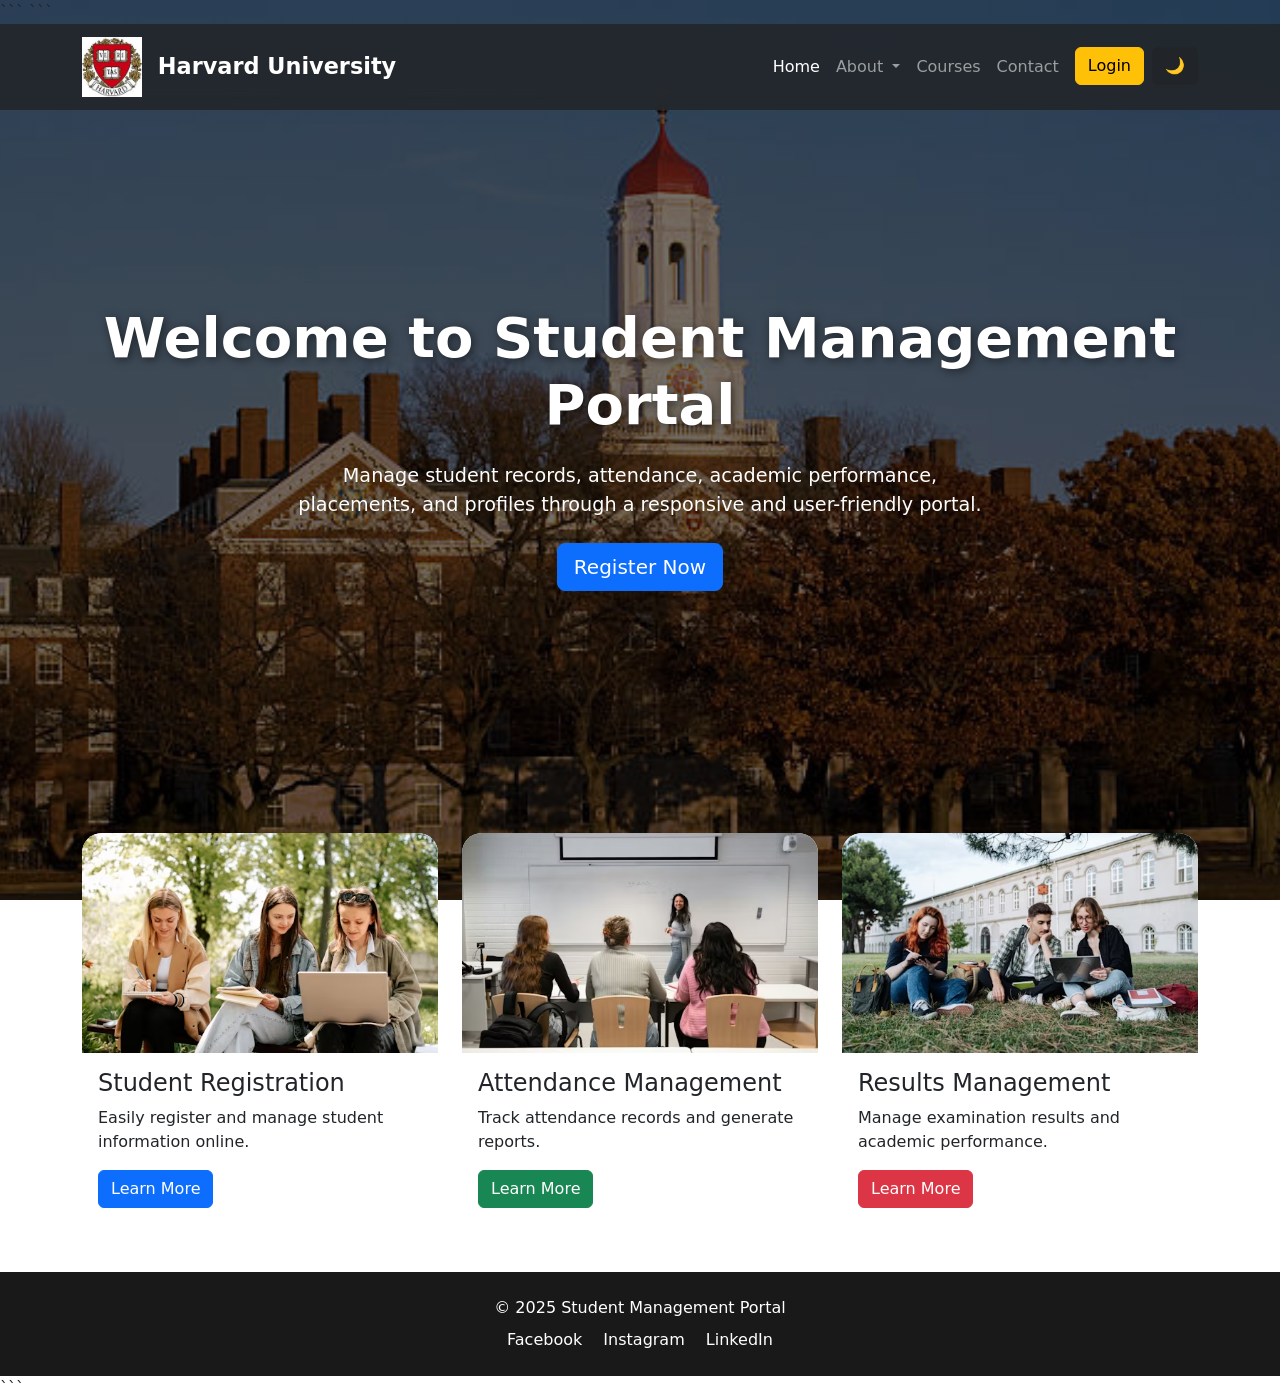
<file: index.html>
<!DOCTYPE html>

<html lang="en">
<head>
    <meta charset="UTF-8">
    <meta name="viewport" content="width=device-width, initial-scale=1.0">
    <title>Student Management Portal</title>

```
<link href="https://cdn.jsdelivr.net/npm/bootstrap@5.3.0/dist/css/bootstrap.min.css" rel="stylesheet">

<style>
    /* Background */
    body {
        background:
        linear-gradient(
            rgba(0,0,0,0.55),
            rgba(0,0,0,0.55)
        ),
        url('images/back.jpg');

        background-size: cover;
        background-position: center;
        background-attachment: fixed;
        min-height: 100vh;
    }

    /* Navbar */
    .navbar {
        background: rgba(33,37,41,0.85) !important;
        backdrop-filter: blur(10px);
    }

    .navbar-brand {
        font-weight: bold;
        font-size: 1.4rem;
    }

    /* Hero Section */
    .hero-section {
        min-height: 75vh;
        display: flex;
        justify-content: center;
        align-items: center;
        text-align: center;
        color: white;
    }

    .hero-section h1 {
        font-size: 3.5rem;
        font-weight: 700;
        text-shadow: 2px 2px 10px rgba(0,0,0,0.5);
    }

    .hero-section p {
        max-width: 700px;
        margin: auto;
        font-size: 1.2rem;
    }

    /* Cards */
    .feature-card {
        border: none;
        border-radius: 20px;
        overflow: hidden;
        background: rgba(255,255,255,0.95);
        transition: 0.4s;
    }

    .feature-card img {
        height: 220px;
        object-fit: cover;
    }

    .feature-card:hover {
        transform: translateY(-10px);
        box-shadow: 0 15px 30px rgba(0,0,0,0.3);
    }

    /* Footer */
    footer {
        background: rgba(0,0,0,0.9);
        color: white;
    }

    footer a {
        color: white;
        text-decoration: none;
    }

    footer a:hover {
        color: gold;
    }

    /* Dark Mode */
    .dark-mode {
        background: #121212 !important;
        color: white;
    }

    .dark-mode .card {
        background: #1e1e1e;
        color: white;
    }

    .dark-mode footer {
        background: black;
    }

    @media(max-width:768px) {
        .hero-section h1 {
            font-size: 2.2rem;
        }

        .feature-card img {
            height: 180px;
        }
    }
</style>


</head>

<body>

```
<!-- Navbar -->
<nav class="navbar navbar-expand-lg navbar-dark">
    <div class="container">

        <a class="navbar-brand" href="#">
            <img src="images/logo.png" width="60" class="me-2">
            Harvard University
        </a>

        <button class="navbar-toggler"
            type="button"
            data-bs-toggle="collapse"
            data-bs-target="#menu">
            <span class="navbar-toggler-icon"></span>
        </button>

        <div class="collapse navbar-collapse" id="menu">

            <ul class="navbar-nav ms-auto">

                <li class="nav-item">
                    <a class="nav-link active" href="index.html">Home</a>
                </li>

                <li class="nav-item dropdown">
                    <a class="nav-link dropdown-toggle"
                       href="#"
                       data-bs-toggle="dropdown">
                        About
                    </a>

                    <ul class="dropdown-menu">
                        <li><a class="dropdown-item" href="#">Vision</a></li>
                        <li><a class="dropdown-item" href="#">Mission</a></li>
                    </ul>
                </li>

                <li class="nav-item">
                    <a class="nav-link" href="#">Courses</a>
                </li>

                <li class="nav-item">
                    <a class="nav-link" href="contact.html">Contact</a>
                </li>

                <li class="nav-item ms-2">
                    <a class="btn btn-warning" href="register.html">
                        Login
                    </a>
                </li>

                <li class="nav-item ms-2">
                    <button id="darkBtn" class="btn btn-dark">
                        🌙
                    </button>
                </li>

            </ul>

        </div>
    </div>
</nav>

<!-- Hero Section -->
<section class="hero-section">
    <div class="container">

        <h1>
            Welcome to Student Management Portal
        </h1>

        <p class="lead my-4">
            Manage student records, attendance,
            academic performance, placements,
            and profiles through a responsive
            and user-friendly portal.
        </p>

        <a href="register.html"
           class="btn btn-primary btn-lg">
            Register Now
        </a>

    </div>
</section>

<!-- Features -->
<section class="container my-5">

    <div class="row g-4">

        <div class="col-md-4">
            <div class="card feature-card h-100">

                <img src="images/student.avif"
                     class="card-img-top">

                <div class="card-body">

                    <h4 class="card-title">
                        Student Registration
                    </h4>

                    <p>
                        Easily register and manage
                        student information online.
                    </p>

                    <a href="register.html"
                       class="btn btn-primary">
                        Learn More
                    </a>

                </div>
            </div>
        </div>

        <div class="col-md-4">
            <div class="card feature-card h-100">

                <img src="images/attendance.avif"
                     class="card-img-top">

                <div class="card-body">

                    <h4 class="card-title">
                        Attendance Management
                    </h4>

                    <p>
                        Track attendance records
                        and generate reports.
                    </p>

                    <a href="#"
                       class="btn btn-success">
                        Learn More
                    </a>

                </div>
            </div>
        </div>

        <div class="col-md-4">
            <div class="card feature-card h-100">

                <img src="images/results.avif"
                     class="card-img-top">

                <div class="card-body">

                    <h4 class="card-title">
                        Results Management
                    </h4>

                    <p>
                        Manage examination results
                        and academic performance.
                    </p>

                    <a href="#"
                       class="btn btn-danger">
                        Learn More
                    </a>

                </div>
            </div>
        </div>

    </div>

</section>

<!-- Footer -->
<footer class="text-center p-4">

    <p class="mb-2">
        © 2025 Student Management Portal
    </p>

    <a href="#" class="me-3">Facebook</a>
    <a href="#" class="me-3">Instagram</a>
    <a href="#">LinkedIn</a>

</footer>

<!-- Bootstrap JS -->
<script src="https://cdn.jsdelivr.net/npm/bootstrap@5.3.0/dist/js/bootstrap.bundle.min.js"></script>

<!-- Dark Mode -->
<script>
    document.getElementById("darkBtn")
    .addEventListener("click", function() {
        document.body.classList.toggle("dark-mode");
    });
</script>
```

</body>
</html>
</file>
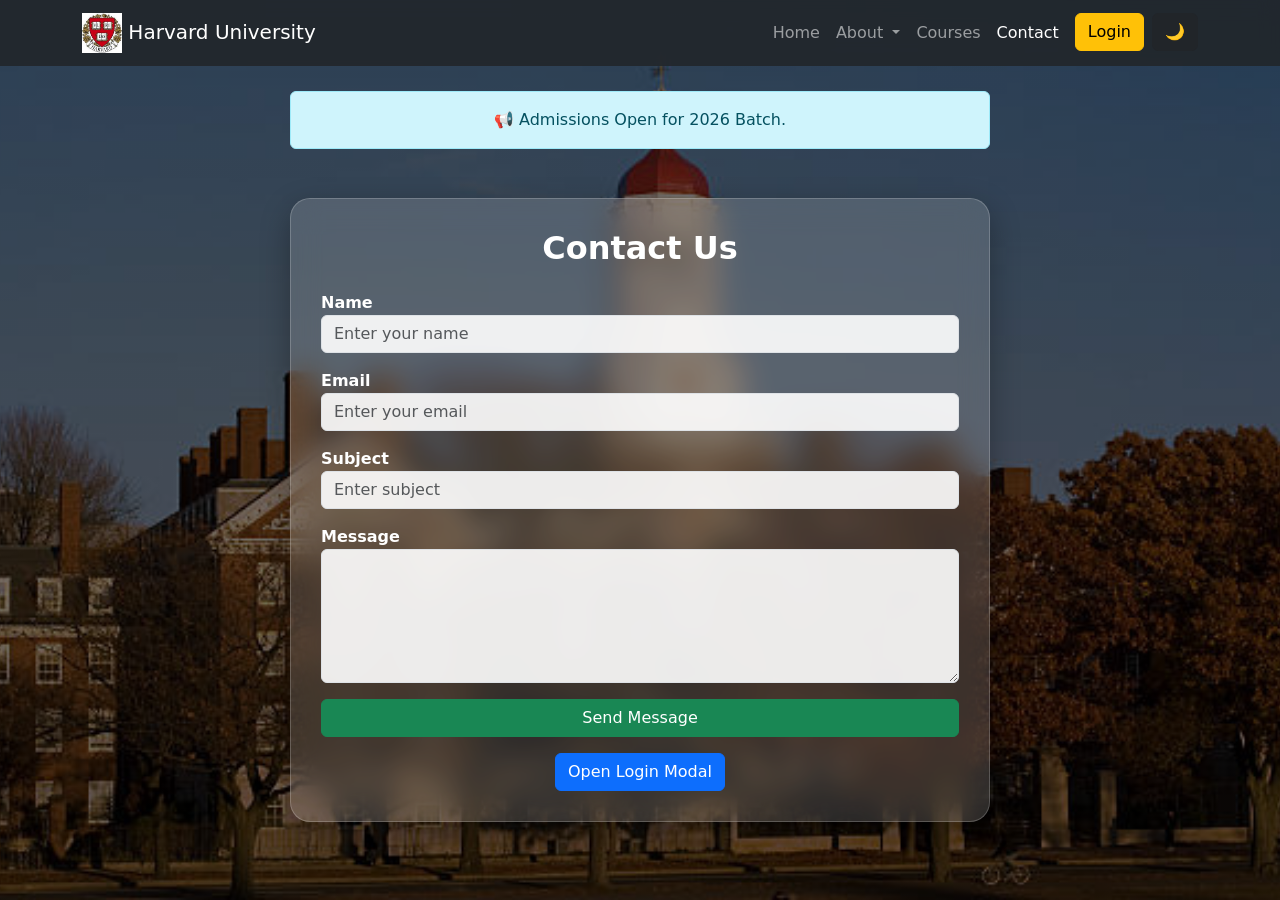
<file: contact.html>
<!DOCTYPE html>

<html lang="en">
<head>
    <meta charset="UTF-8">
    <meta name="viewport" content="width=device-width, initial-scale=1.0">
    <title>Contact Us</title>

<link href="https://cdn.jsdelivr.net/npm/bootstrap@5.3.0/dist/css/bootstrap.min.css" rel="stylesheet">

<style>
    body{
        background:
        linear-gradient(
            rgba(0,0,0,0.55),
            rgba(0,0,0,0.55)
        ),
        url('images/back.jpg');

        background-size: cover;
        background-position: center;
        background-attachment: fixed;
        min-height: 100vh;
    }

    .navbar{
        background: rgba(33,37,41,0.85)!important;
        backdrop-filter: blur(10px);
    }

    .contact-card{
        max-width: 700px;
        margin: auto;

        background: rgba(255,255,255,0.15);
        backdrop-filter: blur(15px);

        border-radius: 20px;
        padding: 30px;

        border: 1px solid rgba(255,255,255,0.2);

        box-shadow: 0 10px 30px rgba(0,0,0,0.3);
    }

    .contact-card h2{
        color: white;
        font-weight: bold;
    }

    .contact-card label{
        color: white;
        font-weight: 600;
    }

    .form-control{
        background: rgba(255,255,255,0.9);
    }

    .alert{
        max-width: 700px;
        margin: 25px auto;
    }

    .dark-mode{
        background: #121212 !important;
        color: white;
    }

    .dark-mode .contact-card{
        background: rgba(30,30,30,0.8);
    }

    @media(max-width:768px){
        .contact-card{
            margin: 15px;
            padding: 20px;
        }
    }
</style>

</head>

<body>

<nav class="navbar navbar-expand-lg navbar-dark">
    <div class="container">


    <a class="navbar-brand" href="#">
        <img src="images/logo.png" width="40">
        Harvard University
    </a>

    <button class="navbar-toggler"
            data-bs-toggle="collapse"
            data-bs-target="#menu">
        <span class="navbar-toggler-icon"></span>
    </button>

    <div class="collapse navbar-collapse" id="menu">

        <ul class="navbar-nav ms-auto">

            <li class="nav-item">
                <a class="nav-link" href="index.html">
                    Home
                </a>
            </li>

            <li class="nav-item dropdown">
                <a class="nav-link dropdown-toggle"
                   href="#"
                   data-bs-toggle="dropdown">
                    About
                </a>

                <ul class="dropdown-menu">
                    <li><a class="dropdown-item" href="#">Vision</a></li>
                    <li><a class="dropdown-item" href="#">Mission</a></li>
                </ul>
            </li>

            <li class="nav-item">
                <a class="nav-link" href="#">
                    Courses
                </a>
            </li>

            <li class="nav-item">
                <a class="nav-link active" href="contact.html">
                    Contact
                </a>
            </li>

            <li class="nav-item ms-2">
                <a class="btn btn-warning"
                   href="register.html">
                    Login
                </a>
            </li>

            <li class="nav-item ms-2">
                <button id="darkBtn"
                        class="btn btn-dark">
                    🌙
                </button>
            </li>

        </ul>

    </div>
</div>


</nav>

<!-- Announcement -->

<div class="alert alert-info text-center">
    📢 Admissions Open for 2026 Batch.
</div>

<!-- Contact Form -->

<div class="container py-4">

<div class="contact-card">

    <h2 class="text-center mb-4">
        Contact Us
    </h2>

    <form>

        <div class="mb-3">
            <label>Name</label>
            <input type="text"
                   class="form-control"
                   placeholder="Enter your name">
        </div>

        <div class="mb-3">
            <label>Email</label>
            <input type="email"
                   class="form-control"
                   placeholder="Enter your email">
        </div>

        <div class="mb-3">
            <label>Subject</label>
            <input type="text"
                   class="form-control"
                   placeholder="Enter subject">
        </div>

        <div class="mb-3">
            <label>Message</label>
            <textarea
                rows="5"
                class="form-control"
                placeholder="Write your message">
            </textarea>
        </div>

        <button class="btn btn-success w-100">
            Send Message
        </button>

    </form>

    <div class="text-center mt-3">
        <button
            class="btn btn-primary"
            data-bs-toggle="modal"
            data-bs-target="#loginModal">
            Open Login Modal
        </button>
    </div>

</div>


</div>

<!-- Modal -->

<div class="modal fade"
     id="loginModal">


<div class="modal-dialog">

    <div class="modal-content">

        <div class="modal-header">
            <h5 class="modal-title">
                Login
            </h5>

            <button
                class="btn-close"
                data-bs-dismiss="modal">
            </button>
        </div>

        <div class="modal-body">

            <input
                type="email"
                class="form-control mb-3"
                placeholder="Email">

            <input
                type="password"
                class="form-control"
                placeholder="Password">

        </div>

        <div class="modal-footer">

            <button
                class="btn btn-secondary"
                data-bs-dismiss="modal">
                Close
            </button>

            <button class="btn btn-success">
                Login
            </button>

        </div>

    </div>

</div>


</div>

<script src="https://cdn.jsdelivr.net/npm/bootstrap@5.3.0/dist/js/bootstrap.bundle.min.js"></script>

<script>
document.getElementById("darkBtn")
.addEventListener("click", function(){
    document.body.classList.toggle("dark-mode");
});
</script>

</body>
</html>
</file>
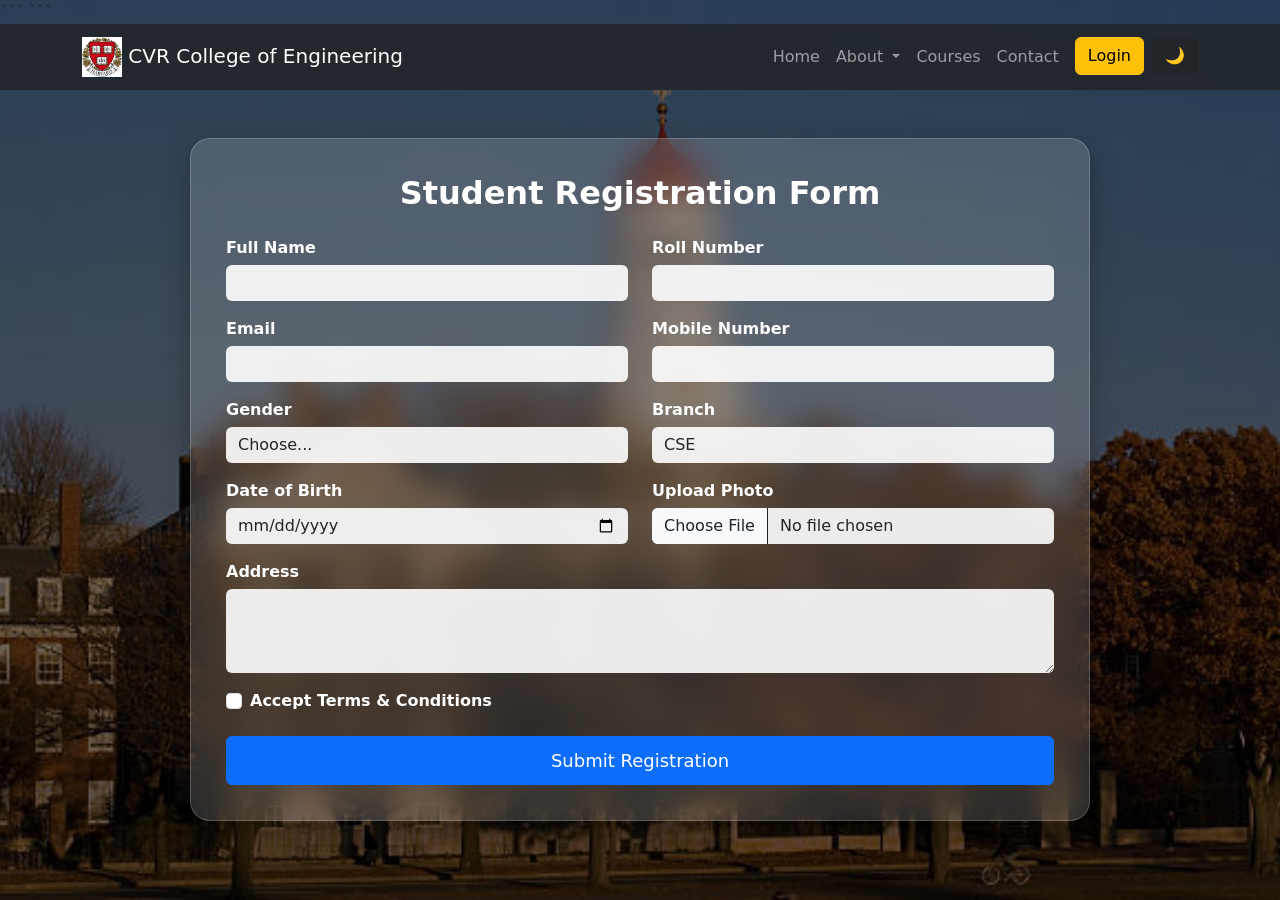
<file: register.html>
<!DOCTYPE html>

<html lang="en">
<head>
    <meta charset="UTF-8">
    <meta name="viewport" content="width=device-width, initial-scale=1.0">
    <title>Student Registration</title>


<link href="https://cdn.jsdelivr.net/npm/bootstrap@5.3.0/dist/css/bootstrap.min.css" rel="stylesheet">

<style>
    /* Background */
    body {
        background:
        linear-gradient(
            rgba(0,0,0,0.55),
            rgba(0,0,0,0.55)
        ),
        url('images/back.jpg');

        background-size: cover;
        background-position: center;
        background-attachment: fixed;
        min-height: 100vh;
    }

    /* Navbar */
    .navbar {
        background: rgba(33,37,41,0.85) !important;
        backdrop-filter: blur(10px);
    }

    /* Registration Form */
    .registration-form {
        max-width: 900px;
        margin: auto;

        background: rgba(255,255,255,0.15);
        backdrop-filter: blur(15px);

        padding: 35px;
        border-radius: 20px;

        border: 1px solid rgba(255,255,255,0.2);

        box-shadow: 0 10px 30px rgba(0,0,0,0.3);
    }

    .registration-form h2 {
        color: white;
        font-weight: bold;
    }

    .registration-form label {
        color: white;
        font-weight: 600;
        margin-bottom: 5px;
    }

    .registration-form .form-control,
    .registration-form .form-select {
        background: rgba(255,255,255,0.9);
        border: none;
    }

    .registration-form .form-control:focus,
    .registration-form .form-select:focus {
        box-shadow: 0 0 10px rgba(13,110,253,.5);
    }

    .btn-primary {
        width: 100%;
        padding: 10px;
        font-size: 18px;
    }

    /* Dark Mode */
    .dark-mode {
        background: #121212 !important;
        color: white;
    }

    .dark-mode .registration-form {
        background: rgba(30,30,30,0.8);
    }

    @media(max-width:768px) {
        .registration-form {
            padding: 20px;
        }
    }
</style>
```

</head>

<body>

```
<!-- Navbar -->
<nav class="navbar navbar-expand-lg navbar-dark">
    <div class="container">

        <a class="navbar-brand" href="#">
            <img src="images/logo.png" width="40">
            CVR College of Engineering
        </a>

        <button class="navbar-toggler"
            type="button"
            data-bs-toggle="collapse"
            data-bs-target="#menu">
            <span class="navbar-toggler-icon"></span>
        </button>

        <div class="collapse navbar-collapse" id="menu">

            <ul class="navbar-nav ms-auto">

                <li class="nav-item">
                    <a class="nav-link" href="index.html">
                        Home
                    </a>
                </li>

                <li class="nav-item dropdown">
                    <a class="nav-link dropdown-toggle"
                       href="#"
                       data-bs-toggle="dropdown">
                        About
                    </a>

                    <ul class="dropdown-menu">
                        <li>
                            <a class="dropdown-item" href="#">
                                Vision
                            </a>
                        </li>

                        <li>
                            <a class="dropdown-item" href="#">
                                Mission
                            </a>
                        </li>
                    </ul>
                </li>

                <li class="nav-item">
                    <a class="nav-link" href="#">
                        Courses
                    </a>
                </li>

                <li class="nav-item">
                    <a class="nav-link" href="contact.html">
                        Contact
                    </a>
                </li>

                <li class="nav-item ms-2">
                    <a class="btn btn-warning" href="#">
                        Login
                    </a>
                </li>

                <li class="nav-item ms-2">
                    <button id="darkBtn"
                            class="btn btn-dark">
                        🌙
                    </button>
                </li>

            </ul>

        </div>
    </div>
</nav>

<!-- Registration Form -->
<div class="container my-5">

    <div class="registration-form">

        <h2 class="text-center mb-4">
            Student Registration Form
        </h2>

        <form class="needs-validation" novalidate>

            <div class="row">

                <div class="col-md-6 mb-3">
                    <label>Full Name</label>
                    <input type="text"
                           class="form-control"
                           required>
                </div>

                <div class="col-md-6 mb-3">
                    <label>Roll Number</label>
                    <input type="text"
                           class="form-control"
                           required>
                </div>

                <div class="col-md-6 mb-3">
                    <label>Email</label>
                    <input type="email"
                           class="form-control"
                           required>
                </div>

                <div class="col-md-6 mb-3">
                    <label>Mobile Number</label>
                    <input type="tel"
                           class="form-control"
                           pattern="[0-9]{10}"
                           required>
                </div>

                <div class="col-md-6 mb-3">
                    <label>Gender</label>
                    <select class="form-select" required>
                        <option value="">Choose...</option>
                        <option>Male</option>
                        <option>Female</option>
                        <option>Other</option>
                    </select>
                </div>

                <div class="col-md-6 mb-3">
                    <label>Branch</label>
                    <select class="form-select">
                        <option>CSE</option>
                        <option>ECE</option>
                        <option>EEE</option>
                        <option>MECH</option>
                    </select>
                </div>

                <div class="col-md-6 mb-3">
                    <label>Date of Birth</label>
                    <input type="date"
                           class="form-control">
                </div>

                <div class="col-md-6 mb-3">
                    <label>Upload Photo</label>
                    <input type="file"
                           class="form-control">
                </div>

                <div class="col-12 mb-3">
                    <label>Address</label>
                    <textarea class="form-control"
                              rows="3"></textarea>
                </div>

                <div class="col-12 mb-3">

                    <div class="form-check">
                        <input class="form-check-input"
                               type="checkbox"
                               required>

                        <label class="form-check-label">
                            Accept Terms & Conditions
                        </label>
                    </div>

                </div>

                <div class="col-12">
                    <button class="btn btn-primary">
                        Submit Registration
                    </button>
                </div>

            </div>

        </form>

    </div>

</div>

<script src="https://cdn.jsdelivr.net/npm/bootstrap@5.3.0/dist/js/bootstrap.bundle.min.js"></script>

<script>
    document.getElementById("darkBtn")
    .addEventListener("click", function() {
        document.body.classList.toggle("dark-mode");
    });
</script>
```

</body>
</html>
</file>
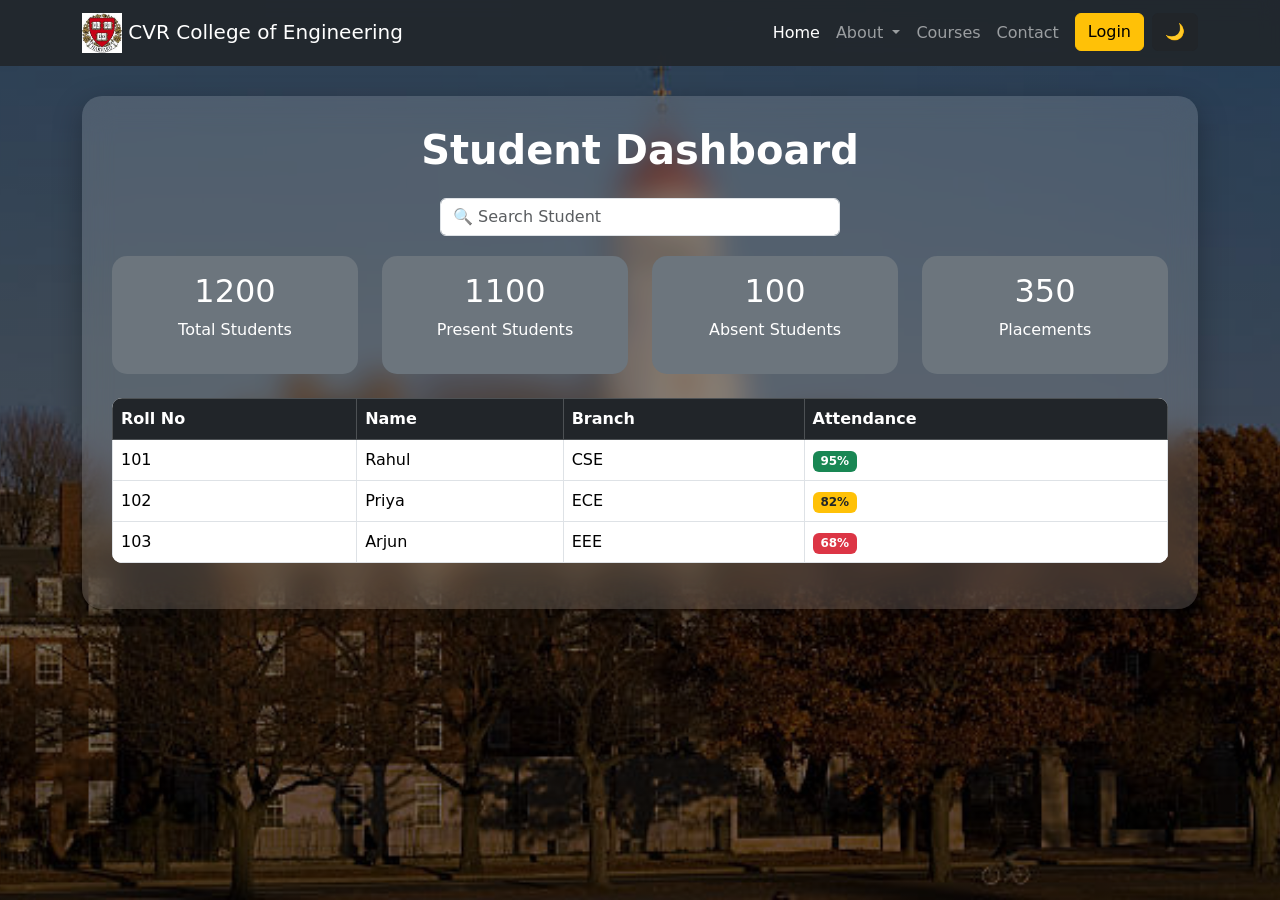
<file: student-dashboard.html>
<!DOCTYPE html>

<html lang="en">
<head>
    <meta charset="UTF-8">
    <meta name="viewport" content="width=device-width, initial-scale=1.0">
    <title>Student Dashboard</title>

<link href="https://cdn.jsdelivr.net/npm/bootstrap@5.3.0/dist/css/bootstrap.min.css" rel="stylesheet">

<style>
    body{
        background:
        linear-gradient(
            rgba(0,0,0,0.55),
            rgba(0,0,0,0.55)
        ),
        url('images/back.jpg');

        background-size: cover;
        background-position: center;
        background-attachment: fixed;
        min-height: 100vh;
    }

    .navbar{
        background: rgba(33,37,41,0.85)!important;
        backdrop-filter: blur(10px);
    }

    .dashboard-container{
        background: rgba(255,255,255,0.15);
        backdrop-filter: blur(15px);
        border-radius: 20px;
        padding: 30px;
        margin-top: 30px;
        box-shadow: 0 10px 30px rgba(0,0,0,0.3);
    }

    .dashboard-title{
        color: white;
        font-weight: bold;
    }

    .stats-card{
        border: none;
        border-radius: 15px;
        transition: 0.4s;
    }

    .stats-card:hover{
        transform: translateY(-8px);
    }

    .search-box{
        max-width: 400px;
        margin: 20px auto;
    }

    .table{
        background: white;
        border-radius: 10px;
        overflow: hidden;
    }

    .dark-mode{
        background: #121212 !important;
        color: white;
    }

    .dark-mode .dashboard-container{
        background: rgba(30,30,30,0.8);
    }

    .dark-mode .table{
        color: black;
    }

    @media(max-width:768px){
        .dashboard-container{
            padding: 15px;
        }
    }
</style>


</head>

<body>

<nav class="navbar navbar-expand-lg navbar-dark">
    <div class="container">


    <a class="navbar-brand" href="#">
        <img src="images/logo.png" width="40">
        CVR College of Engineering
    </a>

    <button class="navbar-toggler"
        type="button"
        data-bs-toggle="collapse"
        data-bs-target="#menu">
        <span class="navbar-toggler-icon"></span>
    </button>

    <div class="collapse navbar-collapse" id="menu">

        <ul class="navbar-nav ms-auto">

            <li class="nav-item">
                <a class="nav-link active" href="index.html">
                    Home
                </a>
            </li>

            <li class="nav-item dropdown">
                <a class="nav-link dropdown-toggle"
                   href="#"
                   data-bs-toggle="dropdown">
                    About
                </a>

                <ul class="dropdown-menu">
                    <li><a class="dropdown-item" href="#">Vision</a></li>
                    <li><a class="dropdown-item" href="#">Mission</a></li>
                </ul>
            </li>

            <li class="nav-item">
                <a class="nav-link" href="#">
                    Courses
                </a>
            </li>

            <li class="nav-item">
                <a class="nav-link" href="contact.html">
                    Contact
                </a>
            </li>

            <li class="nav-item ms-2">
                <a class="btn btn-warning" href="register.html">
                    Login
                </a>
            </li>

            <li class="nav-item ms-2">
                <button id="darkBtn" class="btn btn-dark">
                    🌙
                </button>
            </li>

        </ul>

    </div>
</div>


</nav>

<div class="container">


<div class="dashboard-container">

    <h1 class="text-center dashboard-title mb-4">
        Student Dashboard
    </h1>

    <input
        type="text"
        class="form-control search-box"
        placeholder="🔍 Search Student">

    <div class="row g-4 mb-4">

        <div class="col-md-3">
            <div class="card stats-card bg-secondary text-white">
                <div class="card-body text-center">
                    <h2>1200</h2>
                    <p>Total Students</p>
                </div>
            </div>
        </div>

        <div class="col-md-3">
            <div class="card stats-card bg-secondary text-white">
                <div class="card-body text-center">
                    <h2>1100</h2>
                    <p>Present Students</p>
                </div>
            </div>
        </div>

        <div class="col-md-3">
            <div class="card stats-card bg-secondary text-white">
                <div class="card-body text-center">
                    <h2>100</h2>
                    <p>Absent Students</p>
                </div>
            </div>
        </div>

        <div class="col-md-3">
            <div class="card stats-card bg-secondary text-white">
                <div class="card-body text-center">
                    <h2>350</h2>
                    <p>Placements</p>
                </div>
            </div>
        </div>

    </div>

    <div class="table-responsive">

        <table class="table table-bordered table-hover">

            <thead class="table-dark">
                <tr>
                    <th>Roll No</th>
                    <th>Name</th>
                    <th>Branch</th>
                    <th>Attendance</th>
                </tr>
            </thead>

            <tbody>

                <tr>
                    <td>101</td>
                    <td>Rahul</td>
                    <td>CSE</td>
                    <td>
                        <span class="badge bg-success">
                            95%
                        </span>
                    </td>
                </tr>

                <tr>
                    <td>102</td>
                    <td>Priya</td>
                    <td>ECE</td>
                    <td>
                        <span class="badge bg-warning text-dark">
                            82%
                        </span>
                    </td>
                </tr>

                <tr>
                    <td>103</td>
                    <td>Arjun</td>
                    <td>EEE</td>
                    <td>
                        <span class="badge bg-danger">
                            68%
                        </span>
                    </td>
                </tr>

            </tbody>

        </table>

    </div>

</div>


</div>

<script src="https://cdn.jsdelivr.net/npm/bootstrap@5.3.0/dist/js/bootstrap.bundle.min.js"></script>

<script>
document.getElementById("darkBtn")
.addEventListener("click", function(){
    document.body.classList.toggle("dark-mode");
});
</script>

</body>
</html>
</file>
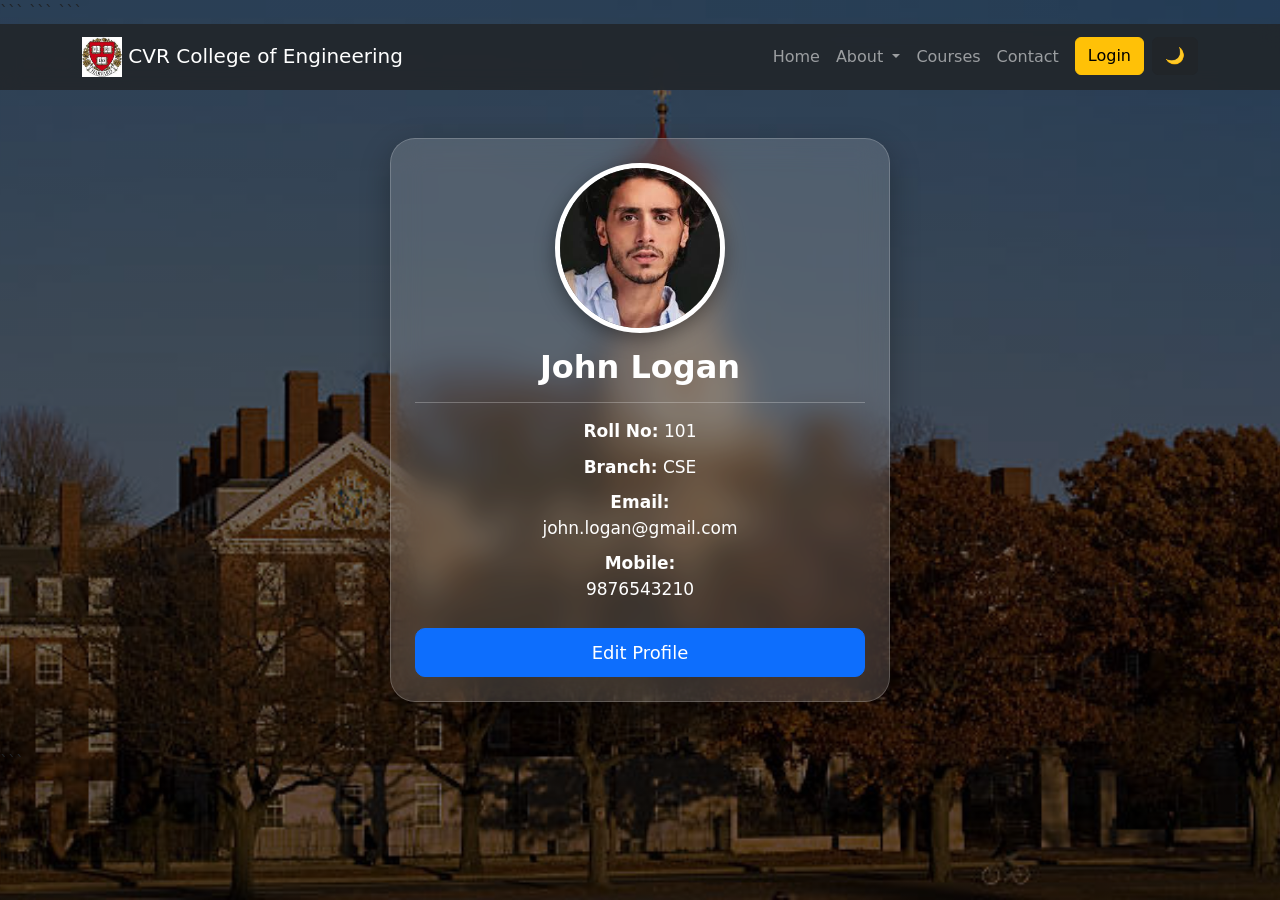
<file: student-profile.html>
<!DOCTYPE html>

<html lang="en">
<head>
    <meta charset="UTF-8">
    <meta name="viewport" content="width=device-width, initial-scale=1.0">
    <title>Student Profile</title>

```
<link href="https://cdn.jsdelivr.net/npm/bootstrap@5.3.0/dist/css/bootstrap.min.css" rel="stylesheet">

<style>

    body{
        background:
        linear-gradient(
            rgba(0,0,0,0.55),
            rgba(0,0,0,0.55)
        ),
        url('images/back.jpg');

        background-size: cover;
        background-position: center;
        background-attachment: fixed;
        min-height: 100vh;
    }

    /* Navbar */

    .navbar{
        background: rgba(33,37,41,0.85)!important;
        backdrop-filter: blur(10px);
    }

    /* Profile Card */

    .profile-card{
        max-width: 500px;
        margin: auto;

        background: rgba(255,255,255,0.15);
        backdrop-filter: blur(15px);

        border-radius: 25px;

        border: 1px solid rgba(255,255,255,0.2);

        box-shadow: 0 10px 30px rgba(0,0,0,0.3);

        color: white;

        transition: 0.4s;
    }

    .profile-card:hover{
        transform: translateY(-5px);
    }

    /* Profile Image */

    .profile-img{
        width: 170px;
        height: 170px;

        object-fit: cover;

        border-radius: 50%;

        border: 5px solid white;

        box-shadow: 0 5px 20px rgba(0,0,0,0.4);
    }

    .student-name{
        font-weight: bold;
        margin-top: 15px;
    }

    .profile-info{
        font-size: 17px;
        margin-bottom: 10px;
    }

    .btn-edit{
        width: 100%;
        padding: 10px;
        font-size: 18px;
        border-radius: 10px;
    }

    /* Dark Mode */

    .dark-mode{
        background: #121212 !important;
        color: white;
    }

    .dark-mode .profile-card{
        background: rgba(30,30,30,0.8);
    }

    @media(max-width:768px){

        .profile-card{
            margin: 20px;
        }

        .profile-img{
            width: 140px;
            height: 140px;
        }
    }

</style>
```

</head>

<body>

```
<!-- Navbar -->

<nav class="navbar navbar-expand-lg navbar-dark">
    <div class="container">

        <a class="navbar-brand" href="#">
            <img src="images/logo.png" width="40">
            CVR College of Engineering
        </a>

        <button class="navbar-toggler"
                type="button"
                data-bs-toggle="collapse"
                data-bs-target="#menu">
            <span class="navbar-toggler-icon"></span>
        </button>

        <div class="collapse navbar-collapse" id="menu">

            <ul class="navbar-nav ms-auto">

                <li class="nav-item">
                    <a class="nav-link" href="index.html">
                        Home
                    </a>
                </li>

                <li class="nav-item dropdown">
                    <a class="nav-link dropdown-toggle"
                       href="#"
                       data-bs-toggle="dropdown">
                        About
                    </a>

                    <ul class="dropdown-menu">
                        <li>
                            <a class="dropdown-item" href="#">
                                Vision
                            </a>
                        </li>

                        <li>
                            <a class="dropdown-item" href="#">
                                Mission
                            </a>
                        </li>
                    </ul>
                </li>

                <li class="nav-item">
                    <a class="nav-link" href="#">
                        Courses
                    </a>
                </li>

                <li class="nav-item">
                    <a class="nav-link" href="contact.html">
                        Contact
                    </a>
                </li>

                <li class="nav-item ms-2">
                    <a class="btn btn-warning"
                       href="register.html">
                        Login
                    </a>
                </li>

                <li class="nav-item ms-2">
                    <button id="darkBtn"
                            class="btn btn-dark">
                        🌙
                    </button>
                </li>

            </ul>

        </div>
    </div>
</nav>

<!-- Profile Section -->

<div class="container py-5">

    <div class="card profile-card">

        <div class="card-body text-center p-4">

            <img src="images/profile.jfif"
                 class="profile-img"
                 alt="Student Profile">

            <h2 class="student-name">
                John Logan
            </h2>

            <hr class="text-white">

            <p class="profile-info">
                <strong>Roll No:</strong> 101
            </p>

            <p class="profile-info">
                <strong>Branch:</strong> CSE
            </p>

            <p class="profile-info">
                <strong>Email:</strong><br>
                john.logan@gmail.com
            </p>

            <p class="profile-info">
                <strong>Mobile:</strong><br>
                9876543210
            </p>

            <button class="btn btn-primary btn-edit mt-3">
                Edit Profile
            </button>

        </div>

    </div>

</div>

<!-- Bootstrap JS -->

<script src="https://cdn.jsdelivr.net/npm/bootstrap@5.3.0/dist/js/bootstrap.bundle.min.js"></script>

<!-- Dark Mode -->

<script>
    document.getElementById("darkBtn")
    .addEventListener("click", function(){
        document.body.classList.toggle("dark-mode");
    });
</script>
```

</body>
</html>
</file>
